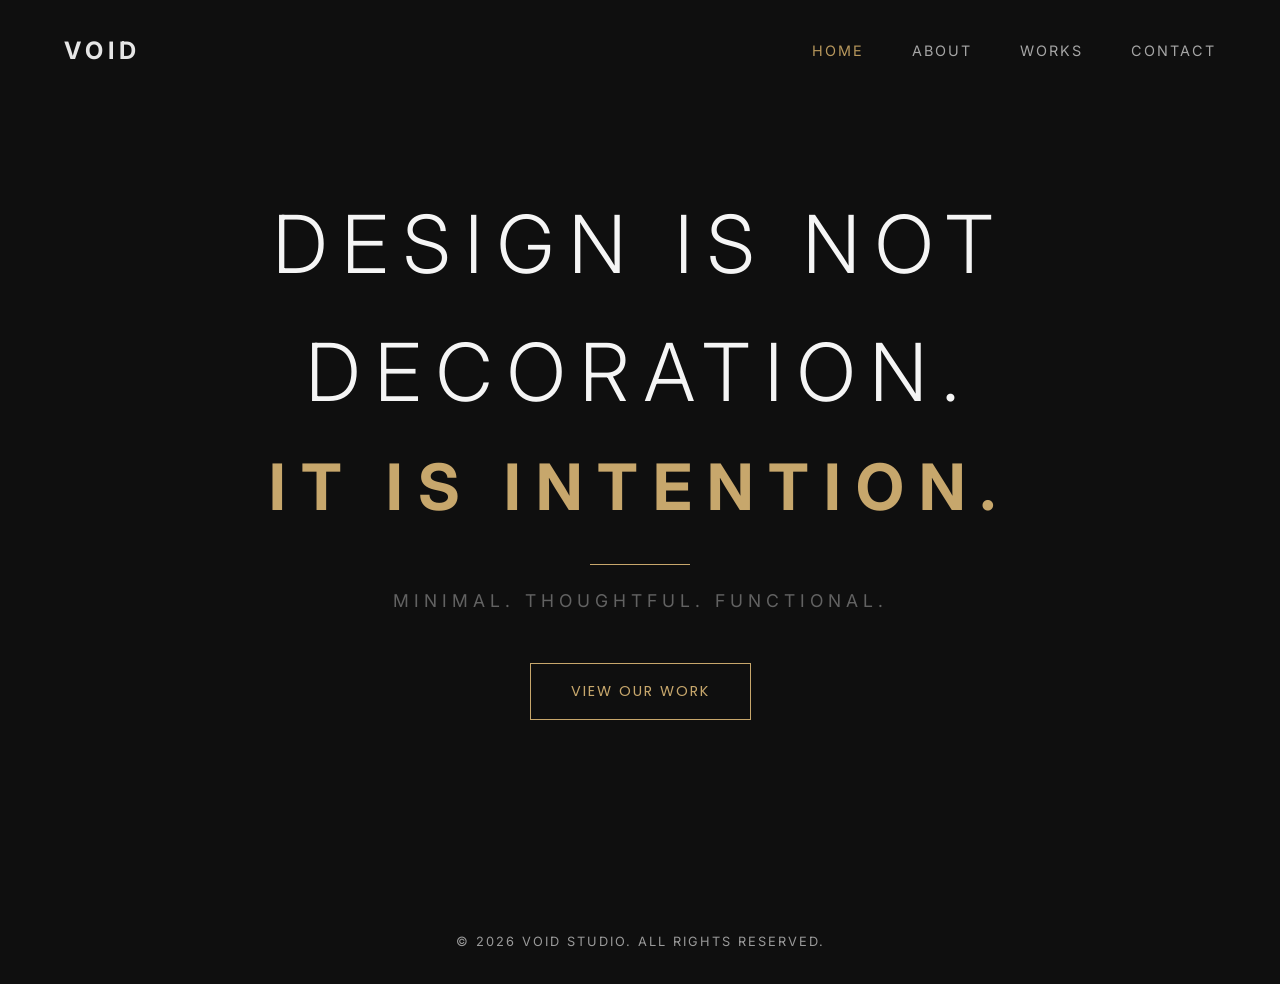
<file: index.html>
<!DOCTYPE html>
<html lang="en">
<head>
    <meta charset="UTF-8">
    <meta name="viewport" content="width=device-width, initial-scale=1.0">
    <title>VOID Studio | Intentional Design</title>
    <link rel="stylesheet" href="style.css">
    <style>
        /* Home Specific Styles */
        .hero {
            height: 100vh;
            display: flex;
            flex-direction: column;
            justify-content: center;
            align-items: center;
            text-align: center;
            background: var(--bg-black);
            padding: 0 10%;
        }

        .hero h1 {
            font-size: var(--h1-size);
            font-weight: 300;
            letter-spacing: 15px;
            text-transform: uppercase;
            position: relative;
            margin-bottom: 2rem;
        }

        .hero h1::after {
            content: '';
            position: absolute;
            bottom: -10px;
            left: 50%;
            transform: translateX(-50%);
            width: 100px;
            height: 1px;
            background: var(--accent-gold);
        }

        .subtext {
            color: var(--text-grey);
            font-size: 1.1rem;
            letter-spacing: 5px;
            text-transform: uppercase;
            opacity: 0.6;
            margin-bottom: 3rem;
        }

        .hero span {
            display: block;
            margin-bottom: 1rem;
            font-weight: 700;
            color: var(--accent-gold);
        }

        .hero-title-part {
            display: inline-block;
            transition: var(--transition-smooth);
        }

        .hero-title-part:hover {
            color: var(--accent-gold);
            transform: translateY(-5px);
        }
    </style>
</head>
<body>
    <nav>
        <div class="logo">VOID</div>
        <ul>
            <li><a href="index.html" class="active">Home</a></li>
            <li><a href="about.html">About</a></li>
            <li><a href="works.html">Works</a></li>
            <li><a href="contact.html">Contact</a></li>
        </ul>
    </nav>

    <main>
        <section class="hero">
            <h1>
                Design is not <br> decoration. <br>
                <span style="font-size: 0.8em;">It is intention.</span>
            </h1>
            <p class="subtext">Minimal. Thoughtful. Functional.</p>
            <a href="works.html" class="btn-gold">View Our Work</a>
        </section>
    </main>

    <footer style="padding: 2rem 5%; text-align: center; color: var(--text-grey); font-size: 0.8rem; letter-spacing: 2px;">
        &copy; 2026 VOID STUDIO. ALL RIGHTS RESERVED.
    </footer>
</body>
</html>
</file>
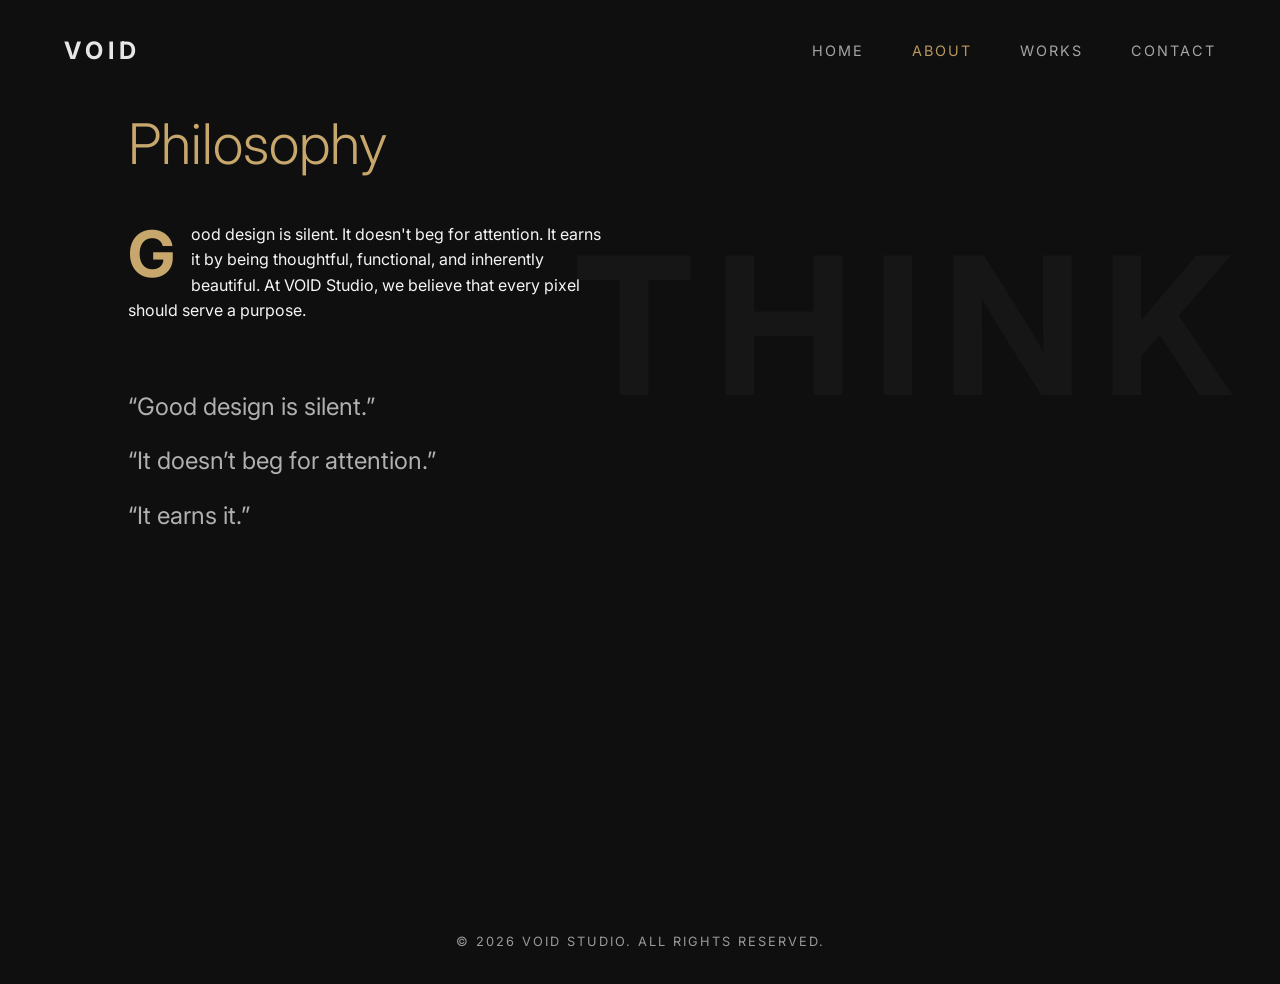
<file: about.html>
<!DOCTYPE html>
<html lang="en">
<head>
    <meta charset="UTF-8">
    <meta name="viewport" content="width=device-width, initial-scale=1.0">
    <title>Philosophy | VOID Studio</title>
    <link rel="stylesheet" href="style.css">
    <style>
        .about-grid {
            display: grid;
            grid-template-columns: 1fr 1fr;
            gap: 4rem;
            align-items: center;
            position: relative;
        }

        .about-text {
            position: relative;
            z-index: 2;
        }

        .about-text h2 {
            font-size: var(--h2-size);
            font-weight: 300;
            margin-bottom: 2rem;
            color: var(--accent-gold);
        }

        .about-text p {
            font-size: var(--body-size);
            color: var(--text-white);
            margin-bottom: 2rem;
            max-width: 500px;
        }

        .about-text p::first-letter {
            font-size: 4rem;
            float: left;
            margin-right: 1rem;
            color: var(--accent-gold);
            font-weight: 700;
            line-height: 1;
        }

        .bg-typography {
            position: absolute;
            right: -10%;
            top: 50%;
            transform: translateY(-50%);
            font-size: 15vw;
            font-weight: 700;
            color: rgba(255, 255, 255, 0.03);
            text-transform: uppercase;
            letter-spacing: 20px;
            pointer-events: none;
            z-index: 1;
        }

        .philosophy-lines {
            margin-top: 4rem;
        }

        .line-item {
            font-size: 1.5rem;
            margin-bottom: 1rem;
            opacity: 0.7;
            transition: var(--transition-smooth);
            cursor: default;
        }

        .line-item:hover {
            opacity: 1;
            padding-left: 1rem;
            color: var(--accent-gold);
        }

        @media (max-width: 1024px) {
            .about-grid {
                grid-template-columns: 1fr;
            }
            .bg-typography {
                display: none;
            }
        }
    </style>
</head>
<body>
    <nav>
        <div class="logo">VOID</div>
        <ul>
            <li><a href="index.html">Home</a></li>
            <li><a href="about.html" class="active">About</a></li>
            <li><a href="works.html">Works</a></li>
            <li><a href="contact.html">Contact</a></li>
        </ul>
    </nav>

    <main>
        <section class="about">
            <div class="about-grid">
                <div class="about-text">
                    <h2>Philosophy</h2>
                    <p>Good design is silent. It doesn't beg for attention. It earns it by being thoughtful, functional, and inherently beautiful. At VOID Studio, we believe that every pixel should serve a purpose.</p>
                    
                    <div class="philosophy-lines">
                        <div class="line-item">“Good design is silent.”</div>
                        <div class="line-item">“It doesn’t beg for attention.”</div>
                        <div class="line-item">“It earns it.”</div>
                    </div>
                </div>
                <div class="bg-typography">THINK</div>
            </div>
        </section>
    </main>

    <footer style="padding: 2rem 5%; text-align: center; color: var(--text-grey); font-size: 0.8rem; letter-spacing: 2px;">
        &copy; 2026 VOID STUDIO. ALL RIGHTS RESERVED.
    </footer>
</body>
</html>
</file>
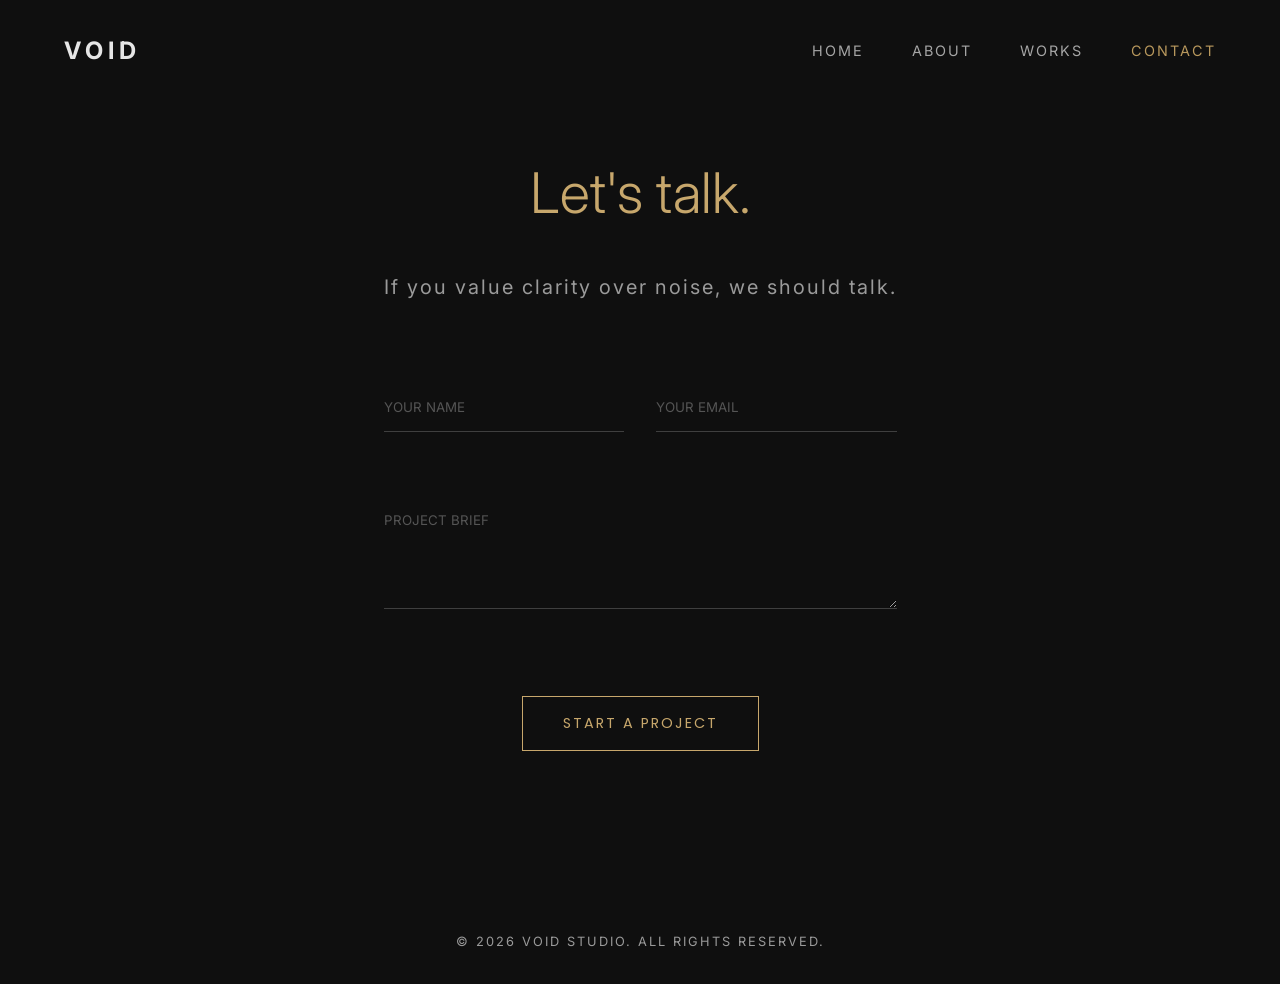
<file: contact.html>
<!DOCTYPE html>
<html lang="en">

<head>
    <meta charset="UTF-8">
    <meta name="viewport" content="width=device-width, initial-scale=1.0">
    <title>Contact | VOID Studio</title>
    <link rel="stylesheet" href="style.css">
    <style>
        .contact-container {
            max-width: 800px;
            margin: 0 auto;
            text-align: center;
        }

        .contact-header {
            margin-bottom: 5rem;
        }

        .contact-header h2 {
            font-size: var(--h2-size);
            font-weight: 300;
            margin-bottom: 2rem;
            color: var(--accent-gold);
        }

        .contact-header p {
            font-size: 1.25rem;
            color: var(--text-grey);
            letter-spacing: 2px;
        }

        .contact-form {
            display: grid;
            grid-template-columns: 1fr 1fr;
            gap: 2rem;
            text-align: left;
        }

        .full-width {
            grid-column: span 2;
        }

        .submit-container {
            margin-top: 3rem;
            display: flex;
            justify-content: center;
        }

        .btn-gold:hover {
            transform: scale(1.05);
            box-shadow: 0 10px 30px rgba(199, 167, 108, 0.2);
        }

        @media (max-width: 768px) {
            .contact-form {
                grid-template-columns: 1fr;
            }

            .full-width {
                grid-column: span 1;
            }
        }
    </style>
</head>

<body>
    <nav>
        <div class="logo">VOID</div>
        <ul>
            <li><a href="index.html">Home</a></li>
            <li><a href="about.html">About</a></li>
            <li><a href="works.html">Works</a></li>
            <li><a href="contact.html" class="active">Contact</a></li>
        </ul>
    </nav>

    <main>
        <section class="contact flex-center">
            <div class="contact-container">
                <div class="contact-header">
                    <h2>Let's talk.</h2>
                    <p>If you value clarity over noise, we should talk.</p>
                </div>

                <form class="contact-form">
                    <div>
                        <input type="text" placeholder="YOUR NAME" required>
                    </div>
                    <div>
                        <input type="email" placeholder="YOUR EMAIL" required>
                    </div>
                    <div class="full-width">
                        <textarea placeholder="PROJECT BRIEF" rows="5"></textarea>
                    </div>
                </form>

                <div class="submit-container">
                    <button type="submit" class="btn-gold">Start a Project</button>
                </div>
            </div>
        </section>
    </main>

    <footer
        style="padding: 2rem 5%; text-align: center; color: var(--text-grey); font-size: 0.8rem; letter-spacing: 2px;">
        &copy; 2026 VOID STUDIO. ALL RIGHTS RESERVED.
    </footer>
</body>

</html>
</file>
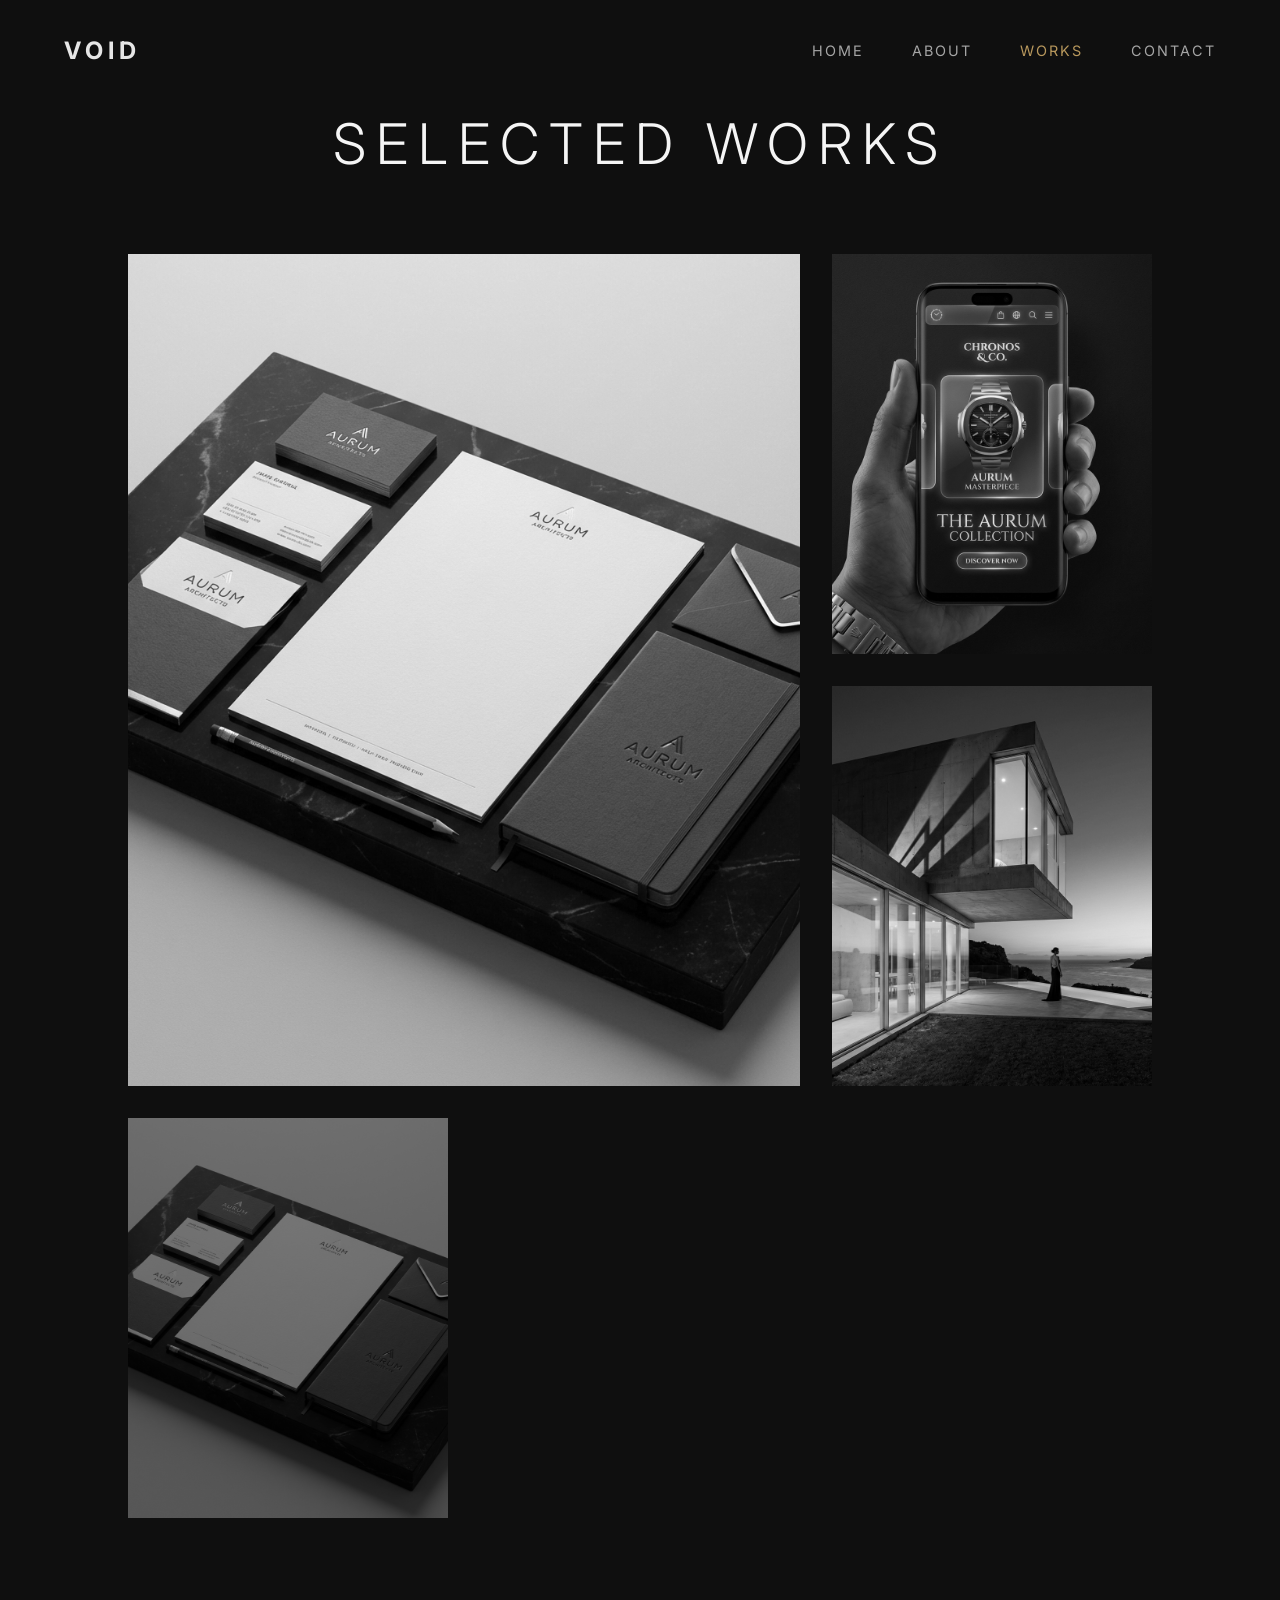
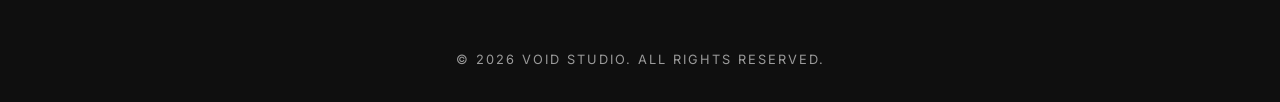
<file: works.html>
<!DOCTYPE html>
<html lang="en">

<head>
    <meta charset="UTF-8">
    <meta name="viewport" content="width=device-width, initial-scale=1.0">
    <title>Works | VOID Studio</title>
    <link rel="stylesheet" href="style.css">
    <style>
        .works-grid {
            display: grid;
            grid-template-columns: repeat(auto-fit, minmax(300px, 1fr));
            grid-auto-rows: 400px;
            grid-gap: 2rem;
            grid-auto-flow: dense;
        }

        .work-item {
            position: relative;
            overflow: hidden;
            cursor: pointer;
        }

        .work-item.large {
            grid-row: span 2;
            grid-column: span 2;
        }

        .work-item img {
            width: 100%;
            height: 100%;
            object-fit: cover;
            filter: grayscale(100%);
            transition: var(--transition-smooth);
        }

        .work-overlay {
            position: absolute;
            top: 0;
            left: 0;
            width: 100%;
            height: 100%;
            background: rgba(15, 15, 15, 0.8);
            display: flex;
            flex-direction: column;
            justify-content: center;
            align-items: center;
            opacity: 0;
            transition: var(--transition-smooth);
            padding: 2rem;
            text-align: center;
        }

        .work-item:hover img {
            filter: grayscale(0%);
            transform: scale(1.05);
        }

        .work-item:hover .work-overlay {
            opacity: 1;
        }

        .work-overlay h3 {
            font-size: 1.5rem;
            text-transform: uppercase;
            letter-spacing: 5px;
            color: var(--accent-gold);
            margin-bottom: 0.5rem;
        }

        .work-overlay p {
            font-size: 0.8rem;
            letter-spacing: 2px;
            color: var(--text-grey);
        }

        @media (max-width: 768px) {
            .work-item.large {
                grid-row: span 1;
                grid-column: span 1;
            }

            .works-grid {
                grid-auto-rows: 300px;
            }
        }
    </style>
</head>

<body>
    <nav>
        <div class="logo">VOID</div>
        <ul>
            <li><a href="index.html">Home</a></li>
            <li><a href="about.html">About</a></li>
            <li><a href="works.html" class="active">Works</a></li>
            <li><a href="contact.html">Contact</a></li>
        </ul>
    </nav>

    <main>
        <section class="works">
            <h2
                style="font-size: var(--h2-size); font-weight: 300; margin-bottom: 4rem; text-align: center; letter-spacing: 10px;">
                SELECTED WORKS</h2>
            <div class="works-grid">
                <div class="work-item large">
                    <img src="work1.png" alt="Brand Identity">
                    <div class="work-overlay">
                        <h3>Brand Identity</h3>
                        <p>Visual Strategy & Logo Design</p>
                    </div>
                </div>
                <div class="work-item">
                    <img src="work2.png" alt="UI Concept">
                    <div class="work-overlay">
                        <h3>UI Concept</h3>
                        <p>Digital Experience Design</p>
                    </div>
                </div>
                <div class="work-item">
                    <img src="work3.png" alt="Architecture">
                    <div class="work-overlay">
                        <h3>Landing Page</h3>
                        <p>Web Architecture</p>
                    </div>
                </div>
                <!-- Additional placeholder for grid variety -->
                <div class="work-item">
                    <img src="work1.png" alt="UI Design" style="filter: grayscale(100%) brightness(0.5);">
                    <div class="work-overlay">
                        <h3>Mobile App</h3>
                        <p>Interface Innovation</p>
                    </div>
                </div>
            </div>
        </section>
    </main>

    <footer
        style="padding: 2rem 5%; text-align: center; color: var(--text-grey); font-size: 0.8rem; letter-spacing: 2px;">
        &copy; 2026 VOID STUDIO. ALL RIGHTS RESERVED.
    </footer>
</body>

</html>
</file>
<file: style.css>
@import url('https://fonts.googleapis.com/css2?family=Inter:wght@300;400;700&family=Montserrat:wght@300;400&family=Poppins:wght@300;600&family=Outfit:wght@300;600&display=swap');

:root {
    --bg-black: #0f0f0f;
    --text-white: #f5f5f5;
    --text-grey: #9a9a9a;
    --accent-gold: #c7a76c;
    --transition-smooth: all 0.5s cubic-bezier(0.4, 0, 0.2, 1);
    
    /* Typography Clamps */
    --h1-size: clamp(2.5rem, 8vw, 5rem);
    --h2-size: clamp(2rem, 5vw, 3.5rem);
    --body-size: clamp(1rem, 1.2vw, 1.25rem);
}

* {
    margin: 0;
    padding: 0;
    box-sizing: border-box;
}

body {
    background-color: var(--bg-black);
    color: var(--text-white);
    font-family: 'Inter', sans-serif;
    line-height: 1.6;
    overflow-x: hidden;
    -webkit-font-smoothing: antialiased;
}

a {
    text-decoration: none;
    color: inherit;
    transition: var(--transition-smooth);
}

ul {
    list-style: none;
}

/* Navigation */
nav {
    position: fixed;
    top: 0;
    width: 100%;
    padding: 2rem 5%;
    display: flex;
    justify-content: space-between;
    align-items: center;
    z-index: 1000;
    mix-blend-mode: difference;
}

.logo {
    font-size: 1.5rem;
    font-weight: 700;
    letter-spacing: 5px;
    text-transform: uppercase;
    color: var(--text-white);
}

nav ul {
    display: flex;
    gap: 3rem;
}

nav ul li a {
    font-size: 0.9rem;
    text-transform: uppercase;
    letter-spacing: 2px;
    font-weight: 400;
    opacity: 0.7;
}

nav ul li a:hover, nav ul li a.active {
    opacity: 1;
    color: var(--accent-gold);
}

/* Scroll Smoothing */
html {
    scroll-behavior: smooth;
}

/* Sections */
section {
    padding: 100px 10%;
    min-height: 100vh;
}

/* Utility Classes */
.flex-center {
    display: flex;
    justify-content: center;
    align-items: center;
}

.grid-center {
    display: grid;
    place-items: center;
}

.text-gold { color: var(--accent-gold); }
.text-grey { color: var(--text-grey); }

/* Buttons */
.btn-gold {
    position: relative;
    padding: 1rem 2.5rem;
    border: 1px solid var(--accent-gold);
    color: var(--accent-gold);
    background: transparent;
    font-family: 'Poppins', sans-serif;
    font-size: 0.9rem;
    letter-spacing: 2px;
    text-transform: uppercase;
    overflow: hidden;
    cursor: pointer;
    transition: var(--transition-smooth);
}

.btn-gold::before {
    content: '';
    position: absolute;
    top: 0;
    left: -100%;
    width: 100%;
    height: 100%;
    background: var(--accent-gold);
    transition: var(--transition-smooth);
    z-index: -1;
}

.btn-gold:hover {
    color: var(--bg-black);
}

.btn-gold:hover::before {
    left: 0;
}

/* Form Styles */
input, textarea {
    background: transparent;
    border: none;
    border-bottom: 1px solid rgba(255, 255, 255, 0.2);
    padding: 1rem 0;
    color: var(--text-white);
    font-family: 'Inter', sans-serif;
    width: 100%;
    transition: var(--transition-smooth);
    margin-bottom: 2rem;
}

input:focus, textarea:focus {
    outline: none;
    border-bottom: 1px solid var(--accent-gold);
}

::placeholder {
    color: var(--text-grey);
    opacity: 0.5;
}

/* Responsive */
@media (max-width: 768px) {
    nav ul {
        display: none; /* Mobile menu logic can be added later if needed */
    }
    section {
        padding: 80px 5%;
    }
}
</file>
